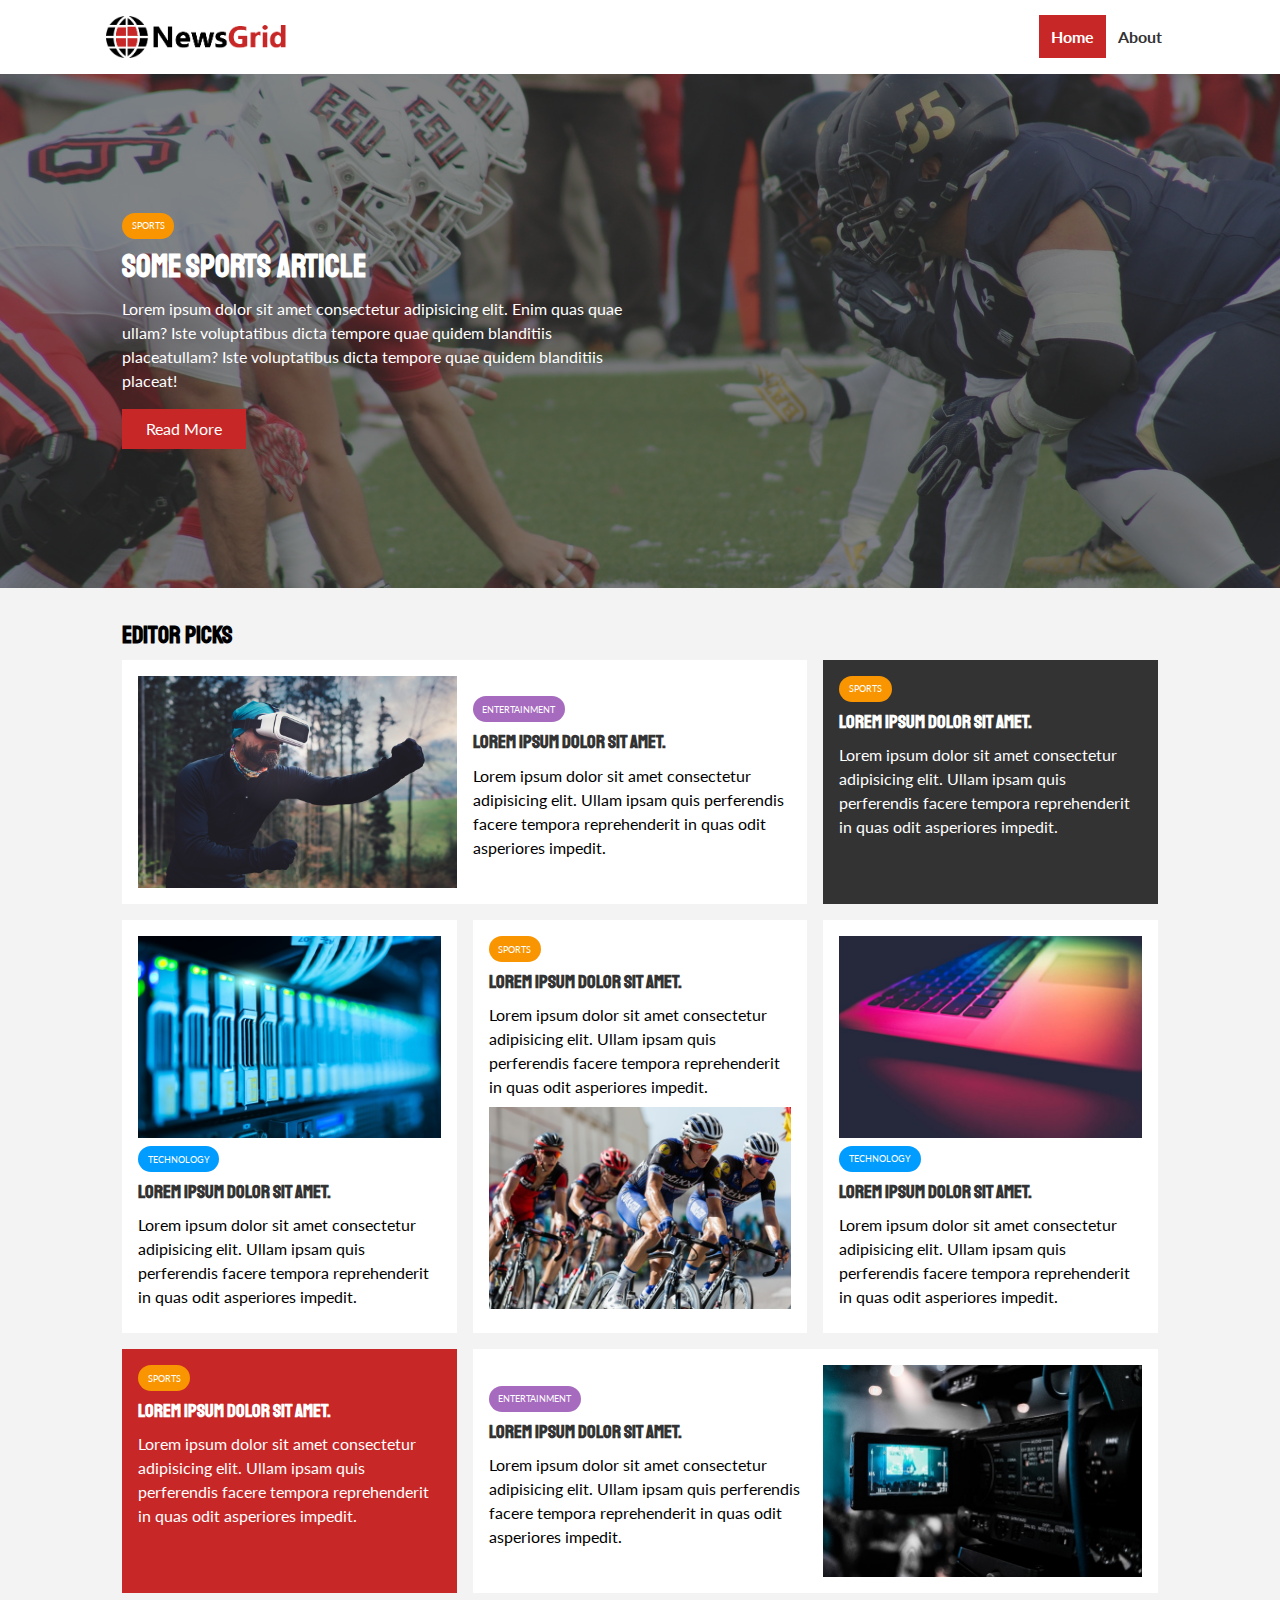
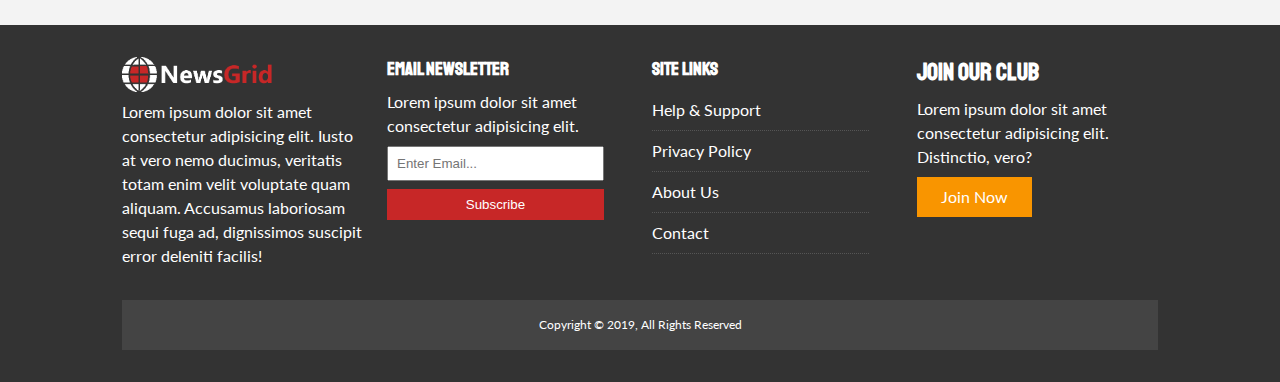
<file: index.html>
<html lang="en">

<head>
  <meta charset="UTF-8">
  <meta name="viewport" content="width=device-width, initial-scale=1.0">
  <meta http-equiv="X-UA-Compatible" content="ie=edge">
  <title>Newsgrid | Latest News</title>
  <link href="https://fonts.googleapis.com/css?family=Lato|Staatliches" rel="stylesheet">
  <link rel="stylesheet" href="https://use.fontawesome.com/releases/v5.7.1/css/all.css" integrity="sha384-fnmOCqbTlWIlj8LyTjo7mOUStjsKC4pOpQbqyi7RrhN7udi9RwhKkMHpvLbHG9Sr"
    crossorigin="anonymous">
  <link rel="stylesheet" href="CSS/style.css">
  <link rel="stylesheet" media="screen and (max-width: 768px" href="CSS/mobile.css">
  <link rel="shortcut icon" type="image/x-icon" href="favicon.ico">

</head>

<body>
  <nav id="main-nav">
    <div class="container">
      <img src="img/logo.png" alt="newsgrid" class="logo">

      <div class="social">
        <a href="http://www.facebook.com" target="_blank"><i class="fab fa-facebook fa-2x"></i></a>
        <a href="http://www.twitter.com" target="_blank"><i class="fab fa-twitter fa-2x"></i></a>
        <a href="http://www.instagram.com" target="_blank"><i class="fab fa-instagram fa-2x"></i></a>
        <a href="http://www.youtube.com" target="_blank"><i class="fab fa-youtube fa-2x"></i></a>
      </div>

      <ul>
        <li><a href="index.html" class="current">Home</a></li>
        <li><a href="about.html">About</a></li>
      </ul>
    </div>
  </nav>

  <!-- showcase -->

  <header id="showcase">
    <div class="container">
      <div class="showcase-container">
        <div class="showcase-content">
          <div class="category category-sports">
            Sports
          </div>
          <h1>Some Sports Article</h1>
          <p>Lorem ipsum dolor sit amet consectetur adipisicing elit. Enim quas quae ullam? Iste voluptatibus dicta
            tempore quae quidem blanditiis placeatullam? Iste voluptatibus dicta tempore quae quidem blanditiis
            placeat!</p>
          <a href="article.html" class="btn btn-primary">Read More</a>
        </div>
      </div>
    </div>
  </header>


  <!-- home articles -->

  <section id="home-articles" class="py-2">
    <div class="container">
      <h2>Editor Picks</h2>
      <div class="articles-container">

        <article class="card">
          <img src="img/articles/ent1.jpg" alt="entertainment1">
          <div>
            <div class="category category-ent">Entertainment</div>
            <h3><a href="article.html">Lorem ipsum dolor sit amet.</a></h3>
            <p>Lorem ipsum dolor sit amet consectetur adipisicing elit. Ullam ipsam quis perferendis facere tempora
              reprehenderit in quas odit asperiores impedit.</p>
          </div>
        </article>

        <article class="card bg-dark ">
          <div class="category category-sports">Sports</div>
          <h3><a href="article.html">Lorem ipsum dolor sit amet.</a></h3>
          <p>Lorem ipsum dolor sit amet consectetur adipisicing elit. Ullam ipsam quis perferendis facere tempora
            reprehenderit in quas odit asperiores impedit.</p>
        </article>

        <article class="card">
          <img src="img/articles/tech1.jpg" alt="">
          <div class="category category-tech">Technology</div>
          <h3><a href="article.html">Lorem ipsum dolor sit amet.</a></h3>
          <p>Lorem ipsum dolor sit amet consectetur adipisicing elit. Ullam ipsam quis perferendis facere tempora
            reprehenderit in quas odit asperiores impedit.</p>
        </article>

        <article class="card">
          <div class="category category-sports">Sports</div>
          <h3><a href="article.html">Lorem ipsum dolor sit amet.</a></h3>
          <p>Lorem ipsum dolor sit amet consectetur adipisicing elit. Ullam ipsam quis perferendis facere tempora
            reprehenderit in quas odit asperiores impedit.</p>
          <img src="img/articles/sports1.jpg" alt="">
        </article>

        <article class="card">
          <img src="img/articles/tech2.jpg" alt="">
          <div class="category category-tech">Technology</div>
          <h3><a href="article.html">Lorem ipsum dolor sit amet.</a></h3>
          <p>Lorem ipsum dolor sit amet consectetur adipisicing elit. Ullam ipsam quis perferendis facere tempora
            reprehenderit in quas odit asperiores impedit.</p>
        </article>

        <article class="card bg-primary">
          <div class="category category-sports">Sports</div>
          <h3><a href="article.html">Lorem ipsum dolor sit amet.</a></h3>
          <p>Lorem ipsum dolor sit amet consectetur adipisicing elit. Ullam ipsam quis perferendis facere tempora
            reprehenderit in quas odit asperiores impedit.</p>
        </article>

        <article class="card">
          <div>
            <div class="category category-ent">Entertainment</div>
            <h3><a href="article.html">Lorem ipsum dolor sit amet.</a></h3>
            <p>Lorem ipsum dolor sit amet consectetur adipisicing elit. Ullam ipsam quis perferendis facere tempora
              reprehenderit in quas odit asperiores impedit.</p>
          </div>
          <img src="img/articles/ent2.jpg" alt="entertainment1">
        </article>
      </div>
    </div>
  </section>

  <!-- footer -->

  <footer id="footer-main" class="py-2">
    <div class="container footer-container">
      <div>
        <img src="img/logo_light.png" alt="light">
        <p>Lorem ipsum dolor sit amet consectetur adipisicing elit. Iusto at vero nemo ducimus, veritatis totam enim
          velit voluptate quam aliquam. Accusamus laboriosam sequi fuga ad, dignissimos suscipit error deleniti
          facilis!</p>
      </div>
      <div>
        <h3>Email Newsletter</h3>
        <p>Lorem ipsum dolor sit amet consectetur adipisicing elit.</p>
        <form>
          <input type="email" placeholder="Enter Email...">
          <input type="Submit" value="Subscribe" class="btn btn-primary">
        </form>
      </div>
      <div>
        <h3>Site Links</h3>
        <ul class="list">
          <li><a href="#">Help & Support</a></li>
          <li><a href="#">Privacy Policy</a></li>
          <li><a href="#">About Us</a></li>
          <li><a href="#">Contact</a></li>
        </ul>
      </div>
      <div>
        <h2>Join Our Club</h2>
        <p>Lorem ipsum dolor sit amet consectetur adipisicing elit. Distinctio, vero?</p>
        <a href="#" class="btn btn-secondary">Join Now</a>
      </div>
      <div>
        <p>Copyright &copy; 2019, All Rights Reserved</p>
      </div>
    </div>
  </footer>
</body>

</html>
</file>
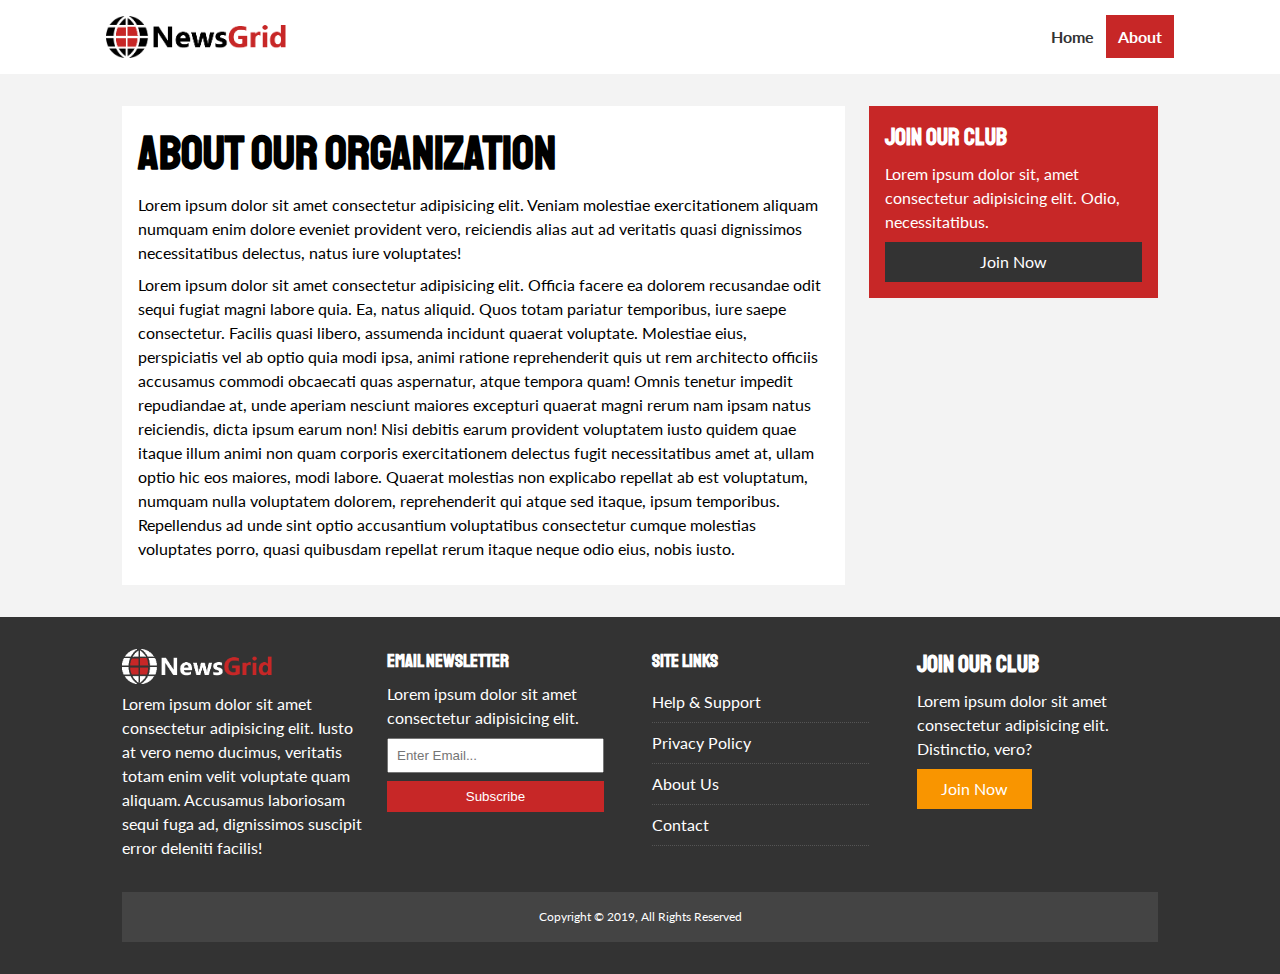
<file: about.html>
<html lang="en">

<head>
  <meta charset="UTF-8">
  <meta name="viewport" content="width=device-width, initial-scale=1.0">
  <meta http-equiv="X-UA-Compatible" content="ie=edge">
  <title>Newsgrid | About</title>
  <link href="https://fonts.googleapis.com/css?family=Lato|Staatliches" rel="stylesheet">
  <link rel="stylesheet" href="https://use.fontawesome.com/releases/v5.7.1/css/all.css" integrity="sha384-fnmOCqbTlWIlj8LyTjo7mOUStjsKC4pOpQbqyi7RrhN7udi9RwhKkMHpvLbHG9Sr"
    crossorigin="anonymous">
  <link rel="stylesheet" href="CSS/style.css">
  <link rel="stylesheet" media="screen and (max-width: 768px" href="CSS/mobile.css">
  <link rel="shortcut icon" type="image/x-icon" href="favicon.ico">

</head>

<body>
  <nav id="main-nav">
    <div class="container">
      <img src="img/logo.png" alt="newsgrid" class="logo">

      <div class="social">
        <a href="http://www.facebook.com" target="_blank"><i class="fab fa-facebook fa-2x"></i></a>
        <a href="http://www.twitter.com" target="_blank"><i class="fab fa-twitter fa-2x"></i></a>
        <a href="http://www.instagram.com" target="_blank"><i class="fab fa-instagram fa-2x"></i></a>
        <a href="http://www.youtube.com" target="_blank"><i class="fab fa-youtube fa-2x"></i></a>
      </div>

      <ul>
        <li><a href="index.html">Home</a></li>
        <li><a href="about.html" class="current">About</a></li>
      </ul>
    </div>
  </nav>

  <section id="about">
    <div class="container">
      <div class="container-page">
        <article class="card">
          <h1 class="l-heading">
            About Our Organization
          </h1>
          <p>Lorem ipsum dolor sit amet consectetur adipisicing elit. Veniam molestiae exercitationem aliquam numquam
            enim dolore eveniet provident vero, reiciendis alias aut ad veritatis quasi dignissimos necessitatibus
            delectus, natus iure voluptates!</p>
          <p>Lorem ipsum dolor sit amet consectetur adipisicing elit. Officia facere ea dolorem recusandae odit sequi
            fugiat magni labore quia. Ea, natus aliquid. Quos totam pariatur temporibus, iure saepe consectetur.
            Facilis quasi libero, assumenda incidunt quaerat voluptate. Molestiae eius, perspiciatis vel ab optio quia
            modi ipsa, animi ratione reprehenderit quis ut rem architecto officiis accusamus commodi obcaecati quas
            aspernatur, atque tempora quam! Omnis tenetur impedit repudiandae at, unde aperiam nesciunt maiores
            excepturi quaerat magni rerum nam ipsam natus reiciendis, dicta ipsum earum non! Nisi debitis earum
            provident voluptatem iusto quidem quae itaque illum animi non quam corporis exercitationem delectus fugit
            necessitatibus amet at, ullam optio hic eos maiores, modi labore. Quaerat molestias non explicabo repellat
            ab est voluptatum, numquam nulla voluptatem dolorem, reprehenderit qui atque sed itaque, ipsum temporibus.
            Repellendus ad unde sint optio accusantium voluptatibus consectetur cumque molestias voluptates porro,
            quasi quibusdam repellat rerum itaque neque odio eius, nobis iusto.</p>
        </article>
        <aside class="card bg-primary">
          <h2>Join Our Club</h2>
          <p>Lorem ipsum dolor sit, amet consectetur adipisicing elit. Odio, necessitatibus.</p>
          <a href="#" class="btn btn-dark btn-block">Join Now</a>

        </aside>
      </div>
    </div>
  </section>


  <!-- footer -->

  <footer id="footer-main" class="py-2">
    <div class="container footer-container">
      <div>
        <img src="img/logo_light.png" alt="light">
        <p>Lorem ipsum dolor sit amet consectetur adipisicing elit. Iusto at vero nemo ducimus, veritatis totam enim
          velit voluptate quam aliquam. Accusamus laboriosam sequi fuga ad, dignissimos suscipit error deleniti
          facilis!</p>
      </div>
      <div>
        <h3>Email Newsletter</h3>
        <p>Lorem ipsum dolor sit amet consectetur adipisicing elit.</p>
        <form>
          <input type="email" placeholder="Enter Email...">
          <input type="Submit" value="Subscribe" class="btn btn-primary">
        </form>
      </div>
      <div>
        <h3>Site Links</h3>
        <ul class="list">
          <li><a href="#">Help & Support</a></li>
          <li><a href="#">Privacy Policy</a></li>
          <li><a href="#">About Us</a></li>
          <li><a href="#">Contact</a></li>
        </ul>
      </div>
      <div>
        <h2>Join Our Club</h2>
        <p>Lorem ipsum dolor sit amet consectetur adipisicing elit. Distinctio, vero?</p>
        <a href="#" class="btn btn-secondary">Join Now</a>
      </div>
      <div>
        <p>Copyright &copy; 2019, All Rights Reserved</p>
      </div>
    </div>
  </footer>
</body>

</html>
</file>
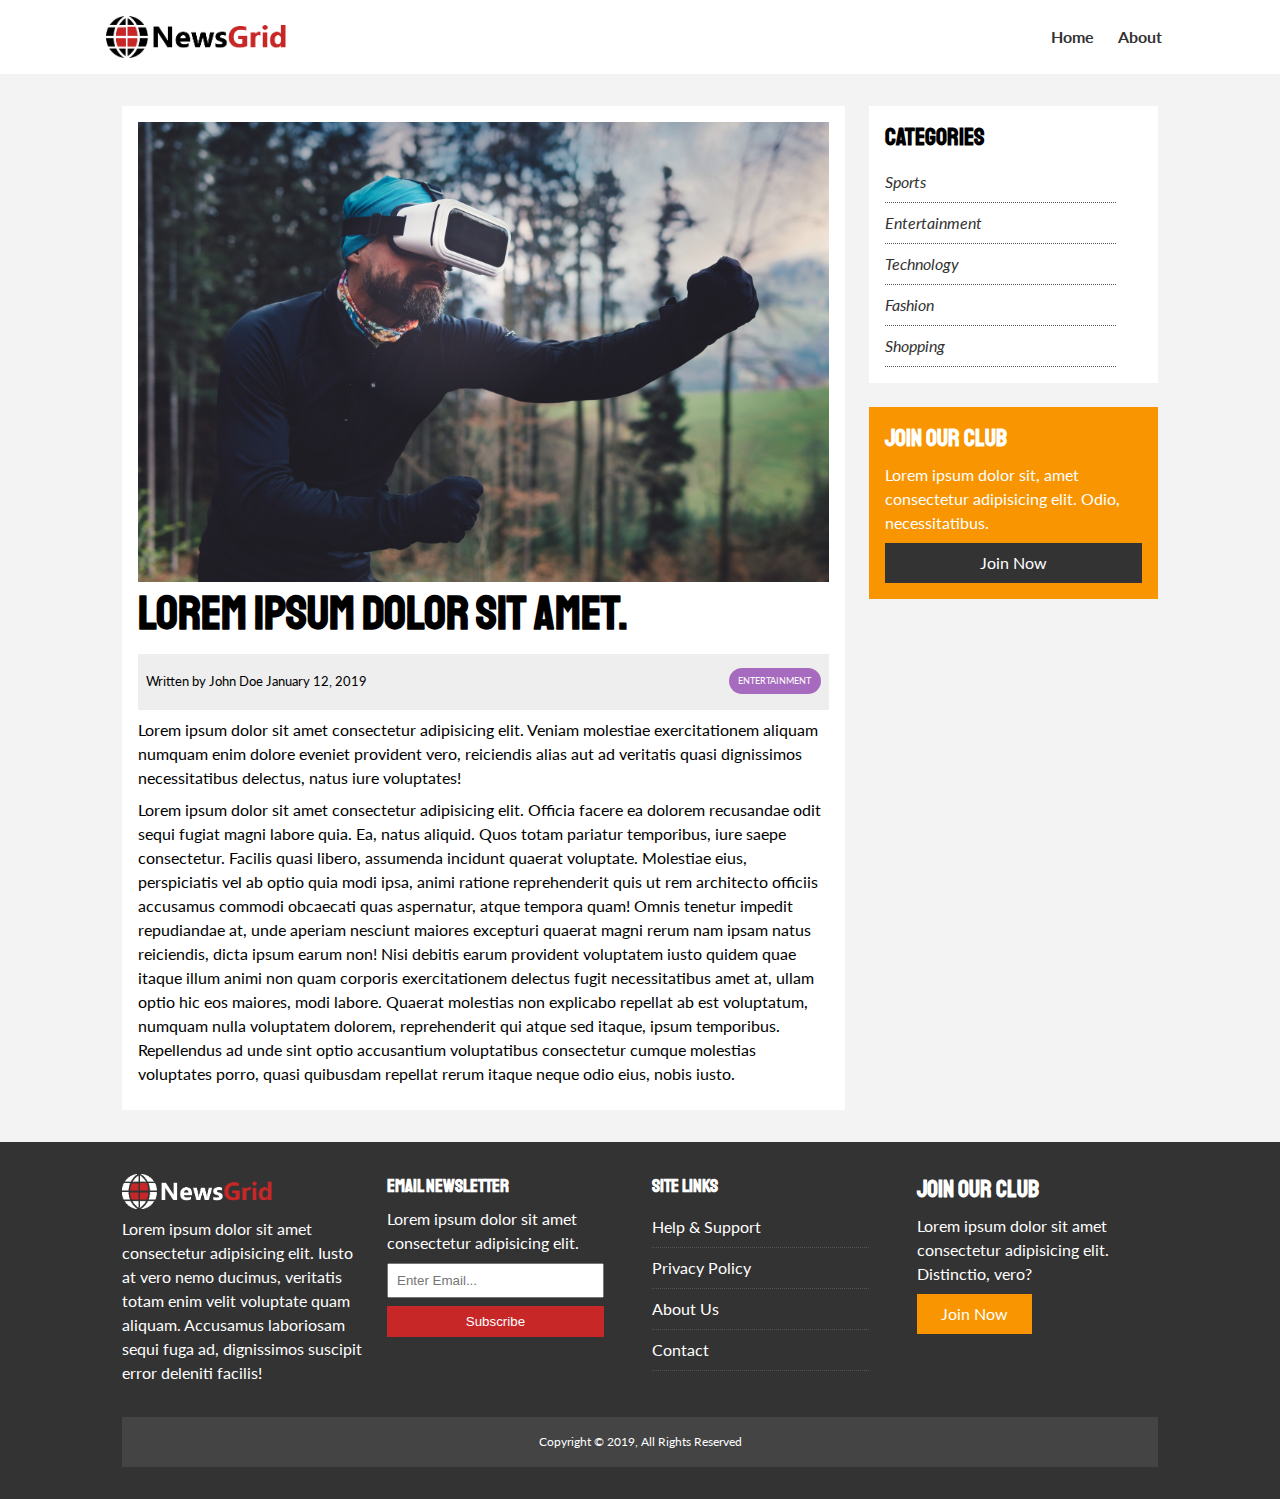
<file: article.html>
<html lang="en">

<head>
  <meta charset="UTF-8">
  <meta name="viewport" content="width=device-width, initial-scale=1.0">
  <meta http-equiv="X-UA-Compatible" content="ie=edge">
  <title>Newsgrid | Latest News</title>
  <link href="https://fonts.googleapis.com/css?family=Lato|Staatliches" rel="stylesheet">
  <link rel="stylesheet" href="https://use.fontawesome.com/releases/v5.7.1/css/all.css" integrity="sha384-fnmOCqbTlWIlj8LyTjo7mOUStjsKC4pOpQbqyi7RrhN7udi9RwhKkMHpvLbHG9Sr"
    crossorigin="anonymous">
  <link rel="stylesheet" href="CSS/style.css">
  <link rel="stylesheet" media="screen and (max-width: 768px" href="CSS/mobile.css">
  <link rel="shortcut icon" type="image/x-icon" href="favicon.ico">

</head>

<body>
  <nav id="main-nav">
    <div class="container">
      <img src="img/logo.png" alt="newsgrid" class="logo">

      <div class="social">
        <a href="http://www.facebook.com" target="_blank"><i class="fab fa-facebook fa-2x"></i></a>
        <a href="http://www.twitter.com" target="_blank"><i class="fab fa-twitter fa-2x"></i></a>
        <a href="http://www.instagram.com" target="_blank"><i class="fab fa-instagram fa-2x"></i></a>
        <a href="http://www.youtube.com" target="_blank"><i class="fab fa-youtube fa-2x"></i></a>
      </div>

      <ul>
        <li><a href="index.html">Home</a></li>
        <li><a href="about.html">About</a></li>
      </ul>
    </div>
  </nav>

  <section id="article">
    <div class="container">
      <div class="container-page">
        <article class="card">
          <img src="img/articles/ent1.jpg" alt="img">
          <h1 class="l-heading">
            Lorem ipsum dolor sit amet.
          </h1>
          <div class="meta">
            <small>
              <i class="fas fa-user"></i> Written by John Doe January 12, 2019
            </small>
            <div class="category category-ent">Entertainment</div>
          </div>
          <p>Lorem ipsum dolor sit amet consectetur adipisicing elit. Veniam molestiae exercitationem aliquam numquam
            enim dolore eveniet provident vero, reiciendis alias aut ad veritatis quasi dignissimos necessitatibus
            delectus, natus iure voluptates!</p>
          <p>Lorem ipsum dolor sit amet consectetur adipisicing elit. Officia facere ea dolorem recusandae odit sequi
            fugiat magni labore quia. Ea, natus aliquid. Quos totam pariatur temporibus, iure saepe consectetur.
            Facilis quasi libero, assumenda incidunt quaerat voluptate. Molestiae eius, perspiciatis vel ab optio quia
            modi ipsa, animi ratione reprehenderit quis ut rem architecto officiis accusamus commodi obcaecati quas
            aspernatur, atque tempora quam! Omnis tenetur impedit repudiandae at, unde aperiam nesciunt maiores
            excepturi quaerat magni rerum nam ipsam natus reiciendis, dicta ipsum earum non! Nisi debitis earum
            provident voluptatem iusto quidem quae itaque illum animi non quam corporis exercitationem delectus fugit
            necessitatibus amet at, ullam optio hic eos maiores, modi labore. Quaerat molestias non explicabo repellat
            ab est voluptatum, numquam nulla voluptatem dolorem, reprehenderit qui atque sed itaque, ipsum temporibus.
            Repellendus ad unde sint optio accusantium voluptatibus consectetur cumque molestias voluptates porro,
            quasi quibusdam repellat rerum itaque neque odio eius, nobis iusto.</p>
        </article>
        <aside id="categories" class="card">
          <h2>Categories</h2>
          <ul class="list">
            <li><a href="#"><i class="fas fa-chevron-right"> Sports</i></a></li>
            <li><a href="#"><i class="fas fa-chevron-right"> Entertainment</i></a></li>
            <li><a href="#"><i class="fas fa-chevron-right"> Technology</i></a></li>
            <li><a href="#"><i class="fas fa-chevron-right"> Fashion</i></a></li>
            <li><a href="#"><i class="fas fa-chevron-right"> Shopping</i></a></li>
          </ul>
        </aside>
        <aside class="card bg-secondary">
          <h2>Join Our Club</h2>
          <p>Lorem ipsum dolor sit, amet consectetur adipisicing elit. Odio, necessitatibus.</p>
          <a href="#" class="btn btn-dark btn-block">Join Now</a>

        </aside>
      </div>
    </div>
  </section>


  <!-- footer -->

  <footer id="footer-main" class="py-2">
    <div class="container footer-container">
      <div>
        <img src="img/logo_light.png" alt="light">
        <p>Lorem ipsum dolor sit amet consectetur adipisicing elit. Iusto at vero nemo ducimus, veritatis totam enim
          velit voluptate quam aliquam. Accusamus laboriosam sequi fuga ad, dignissimos suscipit error deleniti
          facilis!</p>
      </div>
      <div>
        <h3>Email Newsletter</h3>
        <p>Lorem ipsum dolor sit amet consectetur adipisicing elit.</p>
        <form>
          <input type="email" placeholder="Enter Email...">
          <input type="Submit" value="Subscribe" class="btn btn-primary">
        </form>
      </div>
      <div>
        <h3>Site Links</h3>
        <ul class="list">
          <li><a href="#">Help & Support</a></li>
          <li><a href="#">Privacy Policy</a></li>
          <li><a href="#">About Us</a></li>
          <li><a href="#">Contact</a></li>
        </ul>
      </div>
      <div>
        <h2>Join Our Club</h2>
        <p>Lorem ipsum dolor sit amet consectetur adipisicing elit. Distinctio, vero?</p>
        <a href="#" class="btn btn-secondary">Join Now</a>
      </div>
      <div>
        <p>Copyright &copy; 2019, All Rights Reserved</p>
      </div>
    </div>
  </footer>
</body>

</html>
</file>
<file: CSS/style.css>
:root {
  --color-primary: #C72727;
  --color-secondary: #f99500;
  --color-light: #f3f3f3;
  --color-dark: #333;
  --width-max: 1100px;
}

.category {
  --color-sports: #f99500;
  --color-ent: #a66bbe;
  --color-tech: #009cff;
}

* {
  margin: 0;
  padding: 0;
  box-sizing: border-box;
}

body {
  font-family: 'lato', sans-serif;
  line-height: 1.5;
  background: var(--color-light);
}

a {
  color: var(--color-dark);
  text-decoration: none;
}

ul {
  list-style: none;
}

img {
  width: 100%;
}

p {
  margin: .5rem 0;
}

h1,
h2,
h3,
h4,
h5,
h6 {
  font-family: 'staatliches', cursive;
  margin-bottom: .55rem;
  line-height: 1.3;
}

/* *****************
utility
******************** */

.container {
  max-width: var(--width-max);
  margin: auto;
  padding: 0 2rem;
  overflow: hidden;
}

.category {
  display: inline-block;
  color: #fff;
  font-size: .55rem;
  text-transform: uppercase;
  padding: .4rem .6rem;
  border-radius: 15px;
  margin-bottom: .5rem;
}

.category-sports {
  background: var(--color-sports)
}

.category-ent {
  background: var(--color-ent)
}

.category-tech {
  background: var(--color-tech);
  margin-top: .5rem;
}

.btn {
  display: inline-block;
  border: none;
  background: var(--color-dark);
  color: #fff;
  padding: .5rem 1.5rem;
}

.btn-light {
  background: var(--color-light)
}

.btn-primary {
  background: var(--color-primary)
}

.btn-secondary {
  background: var(--color-secondary)
}

.btn:hover {
  opacity: .9;
}

.btn-block {
  display: inline-block;
  width: 100%;
  text-align: center;
}

.card {
  background: #fff;
  padding: 1rem;
}

.bg-dark {
  background: var(--color-dark);
  color: #fff;
}

.bg-primary {
  background: var(--color-primary);
  color: #fff;
}

.bg-secondary {
  background: var(--color-secondary);
  color: #fff;
}

.bg-dark h1,
.bg-dark h2,
.bg-dark h3,
.bg-dark a,
.bg-primary h1,
.bg-primary h2,
.bg-primary h3,
.bg-primary a,
.bg-secondary h1,
.bg-secondary h2,
.bg-secondary h3,
.bg-secondary a {
  color: #fff;
}

.py-1 {
  padding: 1.5rem 0;
}

.py-2 {
  padding: 2rem 0;
}

.py-3 {
  padding: 3rem 0;
}

.p1 {
  padding: 1.5rem
}

.p2 {
  padding: 2rem
}

.p3 {
  padding: 3rem
}

.l-heading {
  font-size: 3rem;
}

.list li {
  padding: .5rem 0;
  border-bottom: #555 dotted 1px;
  width: 90%;
}

.list li a:hover {
  color: var(--color-primary) !important;
}

.container-page {
  display: grid;
  grid-template-columns: 5fr 2fr;
  margin: 2rem 0;
  grid-gap: 1.5rem;
}

.container-page>*:first-child {
  grid-row: 1/span 3;
}

/* *****************
navigation
***************** */

#main-nav {
  background: #fff;
  position: sticky;
  top: 0;
  /* have to include top value for sticky nav. needs to know where to stick */
  z-index: 2;
}

#main-nav .container {
  display: grid;
  grid-template-columns: 6fr 3fr 2fr;
  padding: 1rem;
  align-items: center;
}

#main-nav .logo {
  width: 180px;
}

#main-nav ul {
  justify-self: end;
  display: flex;
}

#main-nav ul li a {
  padding: .75rem;
  font-weight: bold;
}

#main-nav ul li a.current {
  background: var(--color-primary);
  color: #fff;
}

#main-nav ul li a:hover {
  background: var(--color-light);
  color: var(--color-dark);
}

#main-nav .social {
  justify-self: center;
}

#main-nav .social i {
  color: #777;
  margin-right: .5rem;
}

/* ************************
        showcase
************************** */

#showcase {
  color: #fff;
  background: #333;
  position: relative;
  /* positon relative because before psuedo will be absolute with image */
  padding: 2rem;
}

#showcase:before {
  content: '';
  background: url('../img/featured.jpg') no-repeat center center/cover;
  position: absolute;
  top: 0;
  left: 0;
  opacity: .4;
  width: 100%;
  height: 100%;
}

#showcase .showcase-container {
  display: grid;
  grid-template-columns: repeat(2, 1fr);
  justify-content: center;
  align-items: center;
  height: 50vh;
}

#showcase .showcase-container .showcase-content {
  z-index: 1;
}

#showcase .showcase-container .showcase-content p {
  margin-bottom: 1rem;
}

/* articles
********************** */

#home-articles .articles-container {
  display: grid;
  grid-template-columns: repeat(3, 1fr);
  grid-gap: 1rem;
}

#home-articles .articles-container>*:first-child,
#home-articles .articles-container>*:last-child {
  display: grid;
  grid-template-columns: repeat(2, 1fr);
  grid-gap: 1rem;
  align-items: center;
  grid-column: 1/ span 2;
}

#home-articles .articles-container>*:last-child {
  grid-column: 2/ span 2;
}

#article .meta {
  display: flex;
  justify-content: space-between;
  align-items: center;
  background: #eee;
  padding: .5rem;
}

#article .meta .category {
  margin-top: .4rem;
}

/* footer */

#footer-main {
  background: var(--color-dark);
  color: #fff;
}

#footer-main img {
  width: 150px;
}

#footer-main a {
  color: #fff;
}

#footer-main .footer-container {
  display: grid;
  grid-template-columns: repeat(4, 1fr);
  grid-gap: 1.5rem;
}

#footer-main .footer-container>*:last-child {
  background: #444;
  grid-column: 1 / span 4;
  padding: .5rem;
  text-align: center;
  font-size: .75rem;
}

#footer-main .footer-container input[type='email'] {
  width: 90%;
  padding: .5rem;
  margin-bottom: .5rem;
}

#footer-main .footer-container input[type='submit'] {
  width: 90%;
}
</file>
<file: CSS/mobile.css>
/* navigation */

#main-nav .social {
  display: none;
}

#main-nav .container {
  grid-template-columns: 1fr;
  grid-gap: 1.2rem;
}

#main-nav ul,
#main-nav .logo {
  justify-self: center;
}

#main-nav ul li a {
  padding: .5rem;
}


#home-articles .articles-container {
  grid-template-columns: repeat(2, 1fr);
}

#home-articles .articles-container>*:first-child,
#home-articles .articles-container>*:last-child {
  grid-template-columns: 1fr;
  grid-column: 1;
}

@media(max-width: 600px) {
  /* stack items grid */

  #showcase .showcase-container,
  #home-articles .articles-container,
  #footer-main .footer-container {
    grid-template-columns: 1fr;
  }

  #footer-main .footer-container>*:last-child {
    grid-column: 1;
  }

  #footer-main .footer-container>* {
    border-bottom: #444 dotted 1px;
    padding-bottom: 1rem;
  }

  #footer-main .footer-container>*:last-child,
  #footer-main .footer-container>*:nth-child(3),
  #footer-main .footer-container>*:nth-child(4) {
    border: none;
  }

  .container-page {
    grid-template-columns: 1fr;
    text-align: center;
  }

  .container-page>*:first-child {
    grid-row: 1;
  }

  .l-heading {
    font-size: 2rem;
  }


}
</file>
